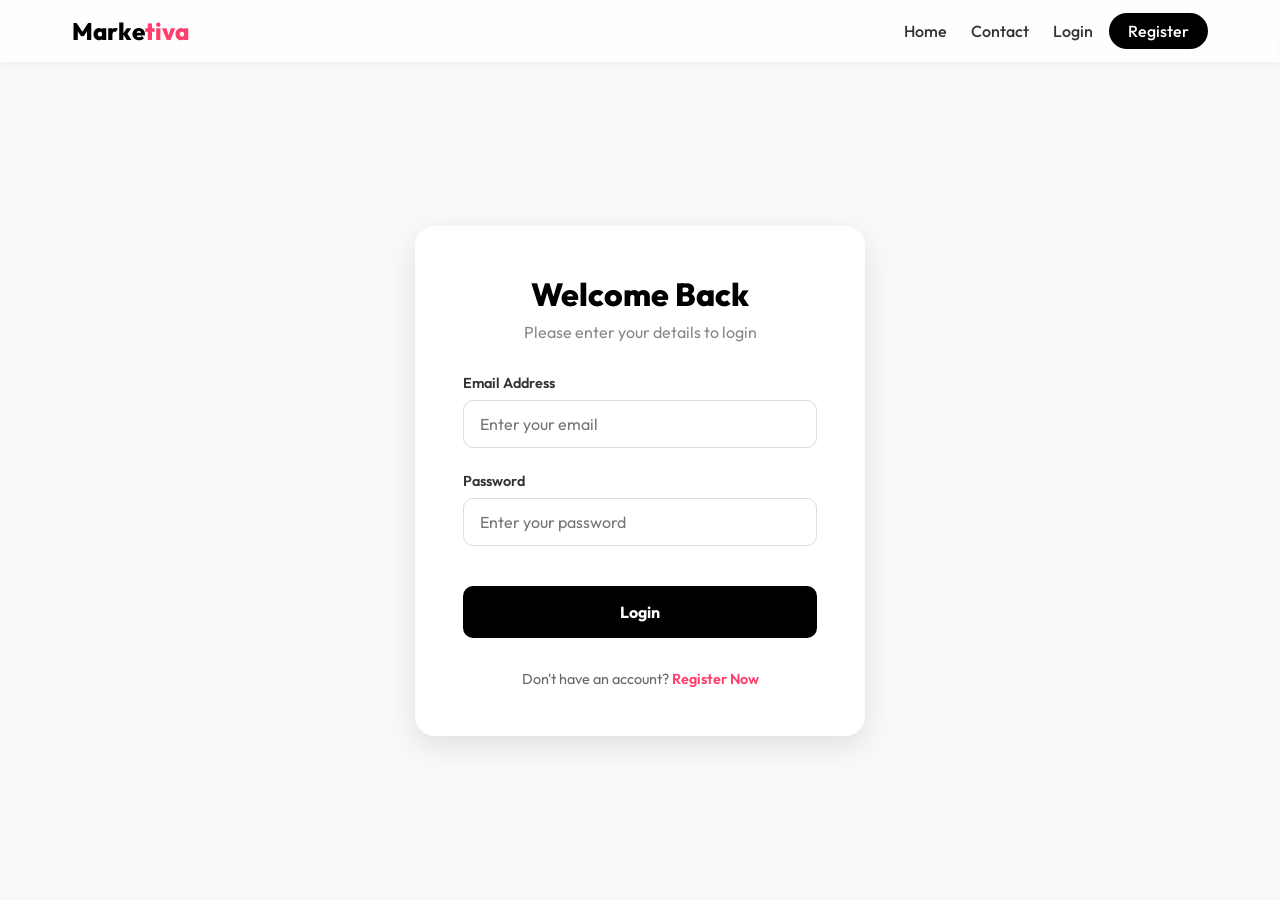
<file: Pages/Cart.html>
<!DOCTYPE html>
<html lang="en">

<head>
    <meta charset="UTF-8">
    <meta name="viewport" content="width=device-width, initial-scale=1.0">
    <title>Cart - Marketiva</title>
    <link rel="stylesheet" href="https://cdnjs.cloudflare.com/ajax/libs/font-awesome/6.4.0/css/all.min.css">
    <link rel="stylesheet" href="../Styles/Cart.css">
    <link rel="stylesheet" href="../Styles/Footer.css">
</head>

<body>
    <nav class="navbar">
        <div class="nav-container">
            <div class="logo">Marke<span>tiva</span></div>
            <ul class="nav-links">
                <li><a href="index.html">Home</a></li>
                <li><a href="https://mail.google.com/mail/?view=cm&fs=1&to=khaledmohammedoosh@gmail.com">Contact</a>
                </li>
                <div id="auth-links" class="auth-links">

                </div>
            </ul>
            <a href="Cart.html" class="cart-link active">
                <div class="cart-container">
                    <i class="fas fa-shopping-cart"></i>
                    <span id="cart-count">0</span>
                </div>
            </a>
        </div>
    </nav>

    <main class="cart-page-container">
        <div class="back-link">
            <a href="index.html"><i class="fas fa-arrow-left"></i> Continue Shopping</a>
        </div>

        <section class="cart-content">
            <div class="cart-items-section" id="cart-items-list">

                <div class="empty-cart-message">
                    <i class="fas fa-shopping-basket"></i>
                    <p>Your cart is empty.</p>
                </div>
            </div>

            <div class="cart-summary-section" id="cart-summary">
                <div class="summary-card">
                    <h3>Order Summary</h3>
                    <div class="summary-row">
                        <span>Subtotal</span>
                        <span id="subtotal-price">$0.00</span>
                    </div>
                    <div class="summary-row">
                        <span>Shipping</span>
                        <span id="shipping-price">Free</span>
                    </div>
                    <hr>
                    <div class="summary-row total">
                        <span>Total</span>
                        <span id="total-price">$0.00</span>
                    </div>
                    <button class="buy-now-btn" id="buy-now-btn">Buy Now</button>
                </div>
            </div>
        </section>
    </main>

    <div id="order-success-overlay" class="overlay">
        <div class="success-modal">
            <div class="success-icon">
                <i class="fas fa-check-circle"></i>
            </div>
            <h2>Order Shipped!</h2>
            <p>Thank you for shopping with Marketiva. Your order is on its way.</p>
            <button onclick="window.location.href='index.html'">Back to Home</button>
        </div>
    </div>

    <footer class="main-footer">
        <div class="footer-container">
            <div class="footer-section">
                <h3>Contact Us</h3>
                <ul>
                    <li><i class="fab fa-whatsapp"></i> 01156819576</li>
                    <li><i class="fas fa-envelope"></i> <a
                            href="mailto:khaledmohammedoosh@gmail.com">khaledmohammedoosh@gmail.com</a></li>
                    <li><i class="fas fa-map-marker-alt"></i> Minya - Matai - Thawra Street</li>
                </ul>
            </div>
            <div class="footer-section">
                <h3>Follow Us</h3>
                <div class="social-links">
                    <a href="https://www.facebook.com/khaled.m.shehata.2025?locale=ar_AR" target="_blank"><i
                            class="fab fa-facebook-f"></i></a>
                    <a href="https://x.com/KhaledMo7amed9" target="_blank"><i class="fab fa-twitter"></i></a>
                </div>
            </div>
            <div class="footer-section">
                <h3>Quick Links</h3>
                <ul>
                    <li><a href="index.html">Home</a></li>
                    <li><a href="https://mail.google.com/mail/?view=cm&fs=1&to=khaledmohammedoosh@gmail.com">Contact</a>
                    </li>
                </ul>
            </div>
        </div>
        <div class="footer-bottom">
            <p>&copy; 2026 Marketiva. All rights reserved.</p>
        </div>
    </footer>

    <script src="../Scripts/Models.js"></script>
    <script src="../Scripts/Common.js"></script>
    <script src="../Scripts/Cart.js"></script>
</body>

</html>
</file>
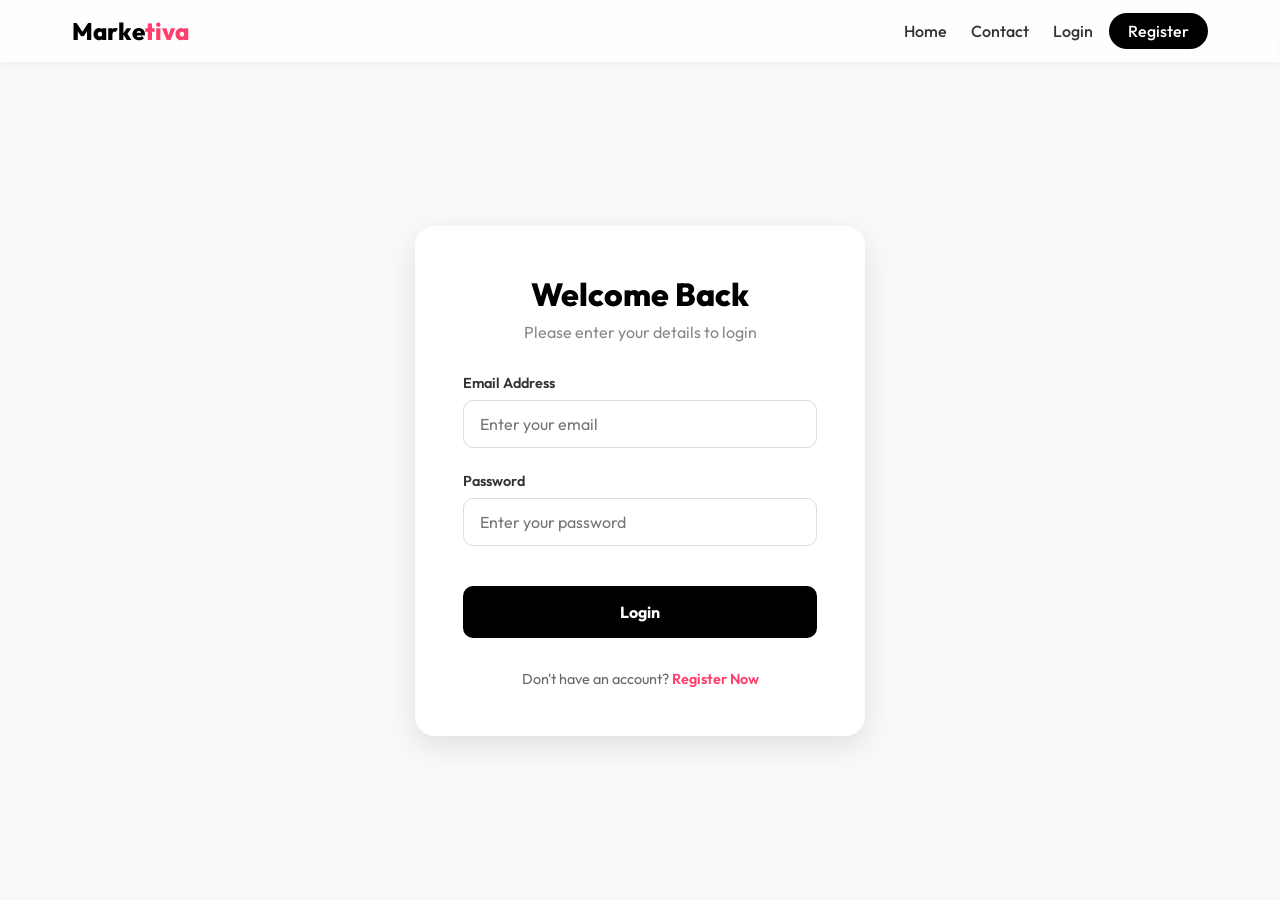
<file: Pages/Login.html>
<!DOCTYPE html>
<html lang="en">

<head>
    <meta charset="UTF-8">
    <meta name="viewport" content="width=device-width, initial-scale=1.0">
    <title>Login - Marketiva</title>
    <link href="https://fonts.googleapis.com/css2?family=Outfit:wght@300;400;500;600;700;800&display=swap"
        rel="stylesheet">
    <link rel="stylesheet" href="https://cdnjs.cloudflare.com/ajax/libs/font-awesome/6.4.0/css/all.min.css">
    <link rel="stylesheet" href="../Styles/Login.css">
</head>

<body>
    <nav class="navbar">
        <div class="nav-container">
            <div class="logo">Marke<span>tiva</span></div>
            <ul class="nav-links">
                <li><a href="index.html">Home</a></li>
                <li><a href="https://mail.google.com/mail/?view=cm&fs=1&to=khaledmohammedoosh@gmail.com">Contact</a>
                </li>
                <div id="auth-links" class="auth-links">

                    <li><a href="Login.html" class="active">Login</a></li>
                    <li><a href="Register.html" class="auth-btn primary">Register</a></li>
                </div>
            </ul>
        </div>
    </nav>

    <main class="auth-wrapper">
        <div class="auth-card">
            <h1>Welcome Back</h1>
            <p class="subtitle">Please enter your details to login</p>
            <form class="auth-form">
                <div class="form-group">
                    <label for="email">Email Address</label>
                    <input type="email" id="email" placeholder="Enter your email" required>
                </div>
                <div class="form-group">
                    <label for="password">Password</label>
                    <input type="password" id="password" placeholder="Enter your password" required>
                </div>
                <button type="submit" id="submit" class="auth-submit-btn">Login</button>
            </form>
            <div class="auth-footer">
                Don't have an account? <a href="Register.html">Register Now</a>
            </div>
        </div>
    </main>

    <div id="messageBox" class="message-box">
        <div id="messageIcon" class="icon"></div>
        <p id="messageText"></p>
    </div>

    <script src="../Scripts/Models.js"></script>
    <script src="../Scripts/Common.js"></script>
    <script src="../Scripts/Login.js"></script>
</body>

</html>
</file>
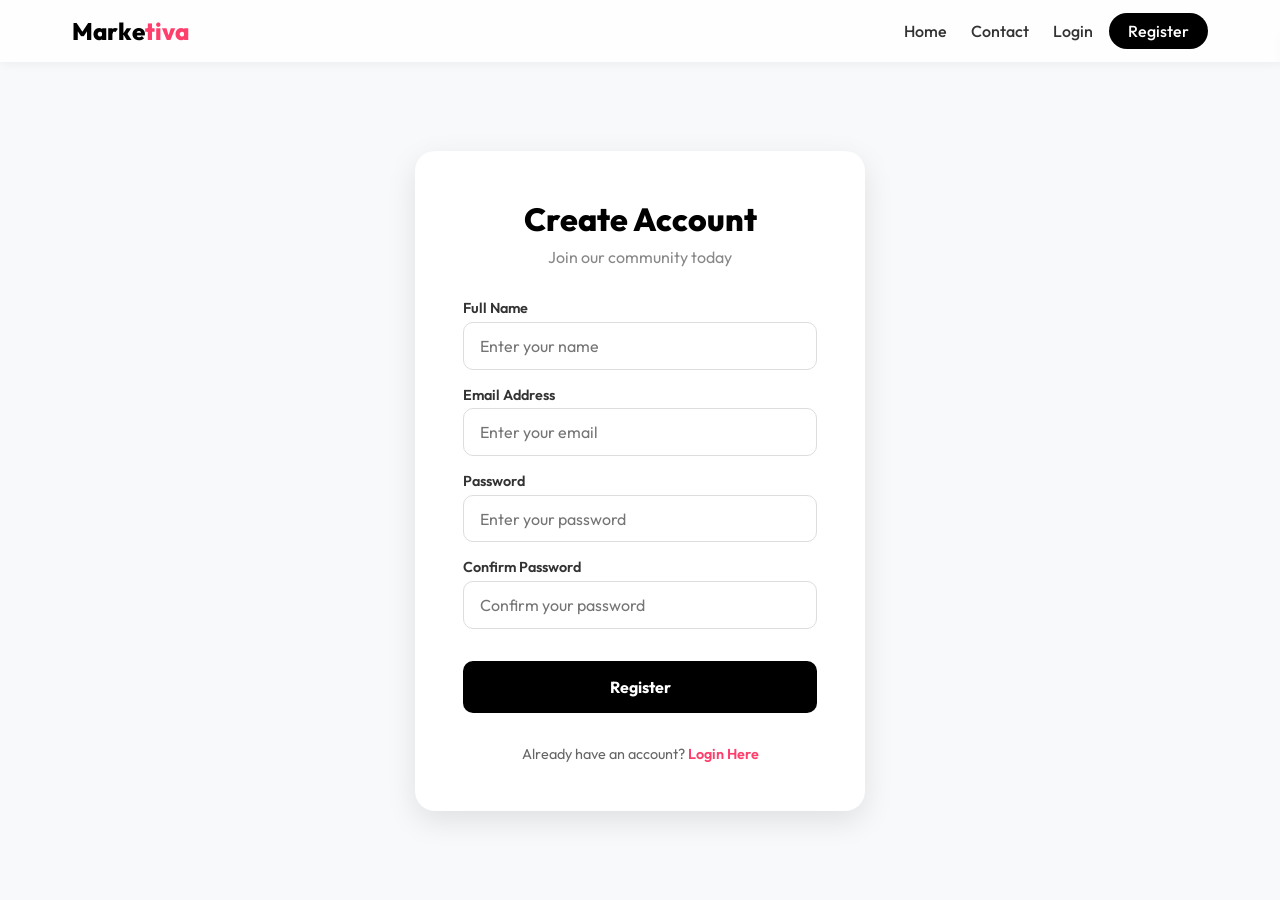
<file: Pages/Register.html>
<!DOCTYPE html>
<html lang="en">

<head>
    <meta charset="UTF-8">
    <meta name="viewport" content="width=device-width, initial-scale=1.0">
    <title>Register - Marketiva</title>
    <link href="https://fonts.googleapis.com/css2?family=Outfit:wght@300;400;500;600;700;800&display=swap"
        rel="stylesheet">
    <link rel="stylesheet" href="https://cdnjs.cloudflare.com/ajax/libs/font-awesome/6.4.0/css/all.min.css">
    <link rel="stylesheet" href="../Styles/Register.css">
</head>

<body>
    <nav class="navbar">
        <div class="nav-container">
            <div class="logo">Marke<span>tiva</span></div>
            <ul class="nav-links">
                <li><a href="index.html">Home</a></li>
                <li><a href="https://mail.google.com/mail/?view=cm&fs=1&to=khaledmohammedoosh@gmail.com">Contact</a>
                </li>
                <div id="auth-links" class="auth-links">
                    <li><a href="Login.html">Login</a></li>
                    <li><a href="Register.html" class="auth-btn primary active">Register</a></li>
                </div>
            </ul>
        </div>
    </nav>

    <main class="auth-wrapper">
        <div class="auth-card">
            <h1>Create Account</h1>
            <p class="subtitle">Join our community today</p>
            <form class="auth-form">
                <div class="form-group">
                    <label for="name">Full Name</label>
                    <input type="text" id="name" placeholder="Enter your name" required>
                </div>
                <div class="form-group">
                    <label for="email">Email Address</label>
                    <input type="email" id="email" placeholder="Enter your email" required>
                </div>
                <div class="form-group">
                    <label for="password">Password</label>
                    <input type="password" id="password" placeholder="Enter your password" required>
                </div>
                <div class="form-group">
                    <label for="confirm-password">Confirm Password</label>
                    <input type="password" id="confirm-password" placeholder="Confirm your password" required>
                </div>
                <button type="submit" id="submit" class="auth-submit-btn">Register</button>
            </form>
            <div class="auth-footer">
                Already have an account? <a href="Login.html">Login Here</a>
            </div>
        </div>
    </main>

    <div id="messageBox" class="message-box">
        <div id="messageIcon" class="icon"></div>
        <p id="messageText"></p>
    </div>


    <script src="../Scripts/Models.js"></script>
    <script src="../Scripts/Common.js"></script>
    <script src="../Scripts/Register.js"></script>
</body>

</html>
</file>
<file: Styles/Cart.css>
@import url('https://fonts.googleapis.com/css2?family=Inter:wght@300;400;500;600;700&display=swap');

:root {
    --primary-color: #2563eb;
    --secondary-color: #64748b;
    --accent-color: #f59e0b;
    --background-color: #f8fafc;
    --card-bg: #ffffff;
    --text-color: #1e293b;
    --border-color: #e2e8f0;
    --transition: all 0.3s ease;
    --shadow: 0 4px 6px -1px rgb(0 0 0 / 0.1), 0 2px 4px -2px rgb(0 0 0 / 0.1);
}

* {
    margin: 0;
    padding: 0;
    box-sizing: border-box;
    font-family: 'Inter', sans-serif;
}

body {
    background-color: var(--background-color);
    color: var(--text-color);
    line-height: 1.6;
}

.navbar {
    background: rgba(255, 255, 255, 0.8);
    backdrop-filter: blur(10px);
    position: sticky;
    top: 0;
    z-index: 1000;
    padding: 1rem 0;
    border-bottom: 1px solid var(--border-color);
}

.nav-container {
    max-width: 1200px;
    margin: 0 auto;
    display: flex;
    justify-content: space-between;
    align-items: center;
    padding: 0 2rem;
}

.logo {
    font-size: 1.5rem;
    font-weight: 700;
    color: var(--primary-color);
}

.logo span {
    color: var(--text-color);
}

.nav-links {
    display: flex;
    list-style: none;
    gap: 1.5rem;
    align-items: center;
}

.auth-links {
    display: flex;
    gap: 1rem;
    align-items: center;
}

.nav-links a,
.auth-btn {
    text-decoration: none;
    color: var(--text-color);
    font-weight: 500;
    transition: var(--transition);
    cursor: pointer;
}

.nav-links a:hover,
.auth-btn:hover {
    color: var(--accent-color);
}

.auth-btn.primary {
    background: var(--primary-color);
    color: white;
    padding: 0.5rem 1.2rem;
    border-radius: 20px;
}

.auth-btn.primary:hover {
    background: var(--accent-color);
    color: white;
}

#user-display {
    font-weight: 600;
    color: var(--primary-color);
    display: flex;
    align-items: center;
    gap: 0.5rem;
}

.cart-link {
    text-decoration: none;
    color: var(--text-color);
}

.cart-container {
    position: relative;
    font-size: 1.2rem;
    cursor: pointer;
    background: white;
    padding: 0.5rem;
    border-radius: 50%;
    box-shadow: var(--shadow);
    transition: var(--transition);
}

.cart-container:hover {
    transform: translateY(-2px);
    color: var(--primary-color);
}

#cart-count {
    position: absolute;
    top: -5px;
    right: -5px;
    background: var(--accent-color);
    color: white;
    font-size: 0.7rem;
    padding: 2px 6px;
    border-radius: 10px;
    font-weight: 700;
}

/* Page Content */
.cart-page-container {
    max-width: 1200px;
    margin: 2rem auto;
    padding: 0 2rem;
}

.back-link {
    margin-bottom: 2rem;
}

.back-link a {
    text-decoration: none;
    color: var(--secondary-color);
    display: flex;
    align-items: center;
    gap: 0.5rem;
    font-weight: 500;
    transition: var(--transition);
}

.back-link a:hover {
    color: var(--primary-color);
}

.cart-content {
    display: grid;
    grid-template-columns: 1fr 350px;
    gap: 2rem;
    align-items: start;
}

.cart-items-section {
    background: var(--card-bg);
    border-radius: 12px;
    padding: 1.5rem;
    box-shadow: var(--shadow);
}

.cart-item {
    display: grid;
    grid-template-columns: 100px 1fr auto;
    gap: 1.5rem;
    padding: 1.5rem 0;
    border-bottom: 1px solid var(--border-color);
    align-items: center;
}

.cart-item:last-child {
    border-bottom: none;
}

.cart-item img {
    width: 100px;
    height: 100px;
    object-fit: cover;
    border-radius: 8px;
}

.cart-item-info h4 {
    font-size: 1.1rem;
    margin-bottom: 0.5rem;
}

.cart-item-info p {
    color: var(--secondary-color);
    font-size: 0.9rem;
}

.cart-item-price {
    font-weight: 700;
    color: var(--primary-color);
    font-size: 1.1rem;
    text-align: right;
}

.quantity-controls {
    display: flex;
    align-items: center;
    gap: 0.8rem;
    background: #f1f5f9;
    padding: 0.4rem 0.8rem;
    border-radius: 8px;
    width: fit-content;
}

.qty-btn {
    background: white;
    border: 1px solid var(--border-color);
    width: 28px;
    height: 28px;
    border-radius: 6px;
    display: flex;
    align-items: center;
    justify-content: center;
    cursor: pointer;
    font-size: 0.8rem;
    color: var(--text-color);
    transition: var(--transition);
}

.qty-btn:hover {
    background: var(--primary-color);
    color: white;
    border-color: var(--primary-color);
}

.qty-count {
    font-weight: 600;
    min-width: 20px;
    text-align: center;
}

.remove-btn {
    background: none;
    border: none;
    color: #ef4444;
    cursor: pointer;
    font-size: 0.9rem;
    display: flex;
    align-items: center;
    gap: 0.4rem;
    margin-top: 0.5rem;
    transition: var(--transition);
}

.remove-btn:hover {
    color: #b91c1c;
    text-decoration: underline;
}

.empty-cart-message {
    text-align: center;
    padding: 3rem 0;
    color: var(--secondary-color);
}

.empty-cart-message i {
    font-size: 3rem;
    margin-bottom: 1rem;
    opacity: 0.5;
}


.summary-card {
    background: var(--card-bg);
    border-radius: 12px;
    padding: 1.5rem;
    box-shadow: var(--shadow);
    position: sticky;
    top: 100px;
}

.summary-card h3 {
    margin-bottom: 1.5rem;
    font-size: 1.2rem;
    padding-bottom: 1rem;
    border-bottom: 1px solid var(--border-color);
}

.summary-row {
    display: flex;
    justify-content: space-between;
    margin-bottom: 1rem;
    color: var(--secondary-color);
}

.summary-row.total {
    color: var(--text-color);
    font-weight: 700;
    font-size: 1.2rem;
    margin-top: 1rem;
    margin-bottom: 1.5rem;
}

.buy-now-btn {
    width: 100%;
    background: var(--primary-color);
    color: white;
    border: none;
    padding: 1rem;
    border-radius: 8px;
    font-weight: 600;
    font-size: 1rem;
    cursor: pointer;
    transition: var(--transition);
}

.buy-now-btn:hover {
    background: var(--accent-color);
    transform: translateY(-2px);
}

.overlay {
    position: fixed;
    top: 0;
    left: 0;
    width: 100%;
    height: 100%;
    background: rgba(0, 0, 0, 0.75);
    display: none;
    justify-content: center;
    align-items: center;
    z-index: 2000;
}

.success-modal {
    background: white;
    padding: 3rem;
    border-radius: 16px;
    text-align: center;
    max-width: 400px;
    box-shadow: 0 20px 25px -5px rgb(0 0 0 / 0.1);
}

.success-icon {
    font-size: 4rem;
    color: #22c55e;
    margin-bottom: 1.5rem;
}

.success-modal h2 {
    margin-bottom: 1rem;
}

.success-modal p {
    color: var(--secondary-color);
    margin-bottom: 2rem;
}

.success-modal button {
    background: var(--primary-color);
    color: white;
    border: none;
    padding: 0.8rem 2rem;
    border-radius: 8px;
    font-weight: 600;
    cursor: pointer;
    transition: var(--transition);
}

.success-modal button:hover {
    background: var(--accent-color);
}

@media (max-width: 900px) {
    .cart-content {
        grid-template-columns: 1fr;
    }
}
</file>
<file: Styles/Footer.css>
:root {
    --footer-bg: #1e293b;
    --footer-text: #f8fafc;
    --footer-accent: #f59e0b;
    --footer-border: #334155;
}

.main-footer {
    background-color: var(--footer-bg);
    color: var(--footer-text);
    padding: 3rem 1rem 1rem;
    margin-top: 4rem;
}

.footer-container {
    max-width: 1200px;
    margin: 0 auto;
    display: grid;
    grid-template-columns: repeat(auto-fit, minmax(250px, 1fr));
    gap: 2rem;
    margin-bottom: 2rem;
}

.footer-section h3 {
    color: var(--footer-accent);
    margin-bottom: 1.2rem;
    font-size: 1.2rem;
    font-weight: 600;
}

.footer-section ul {
    list-style: none;
    padding: 0;
}

.footer-section ul li {
    margin-bottom: 0.8rem;
    display: flex;
    align-items: center;
    gap: 10px;
}

.footer-section ul li i {
    width: 20px;
    color: var(--footer-accent);
}

.footer-section ul li a {
    color: var(--footer-text);
    text-decoration: none;
    transition: color 0.3s ease;
}

.footer-section ul li a:hover {
    color: var(--footer-accent);
}

.social-links {
    display: flex;
    gap: 1rem;
    margin-top: 1rem;
}

.social-links a {
    background: var(--footer-border);
    color: white;
    width: 40px;
    height: 40px;
    border-radius: 50%;
    display: flex;
    justify-content: center;
    align-items: center;
    text-decoration: none;
    transition: all 0.3s ease;
}

.social-links a:hover {
    background: var(--footer-accent);
    transform: translateY(-3px);
}

.footer-bottom {
    text-align: center;
    padding-top: 2rem;
    border-top: 1px solid var(--footer-border);
    font-size: 0.9rem;
    color: #94a3b8;
}

@media (max-width: 768px) {
    .footer-container {
        grid-template-columns: 1fr;
        text-align: center;
    }

    .footer-section ul li {
        justify-content: center;
    }

    .social-links {
        justify-content: center;
    }
}
</file>
<file: Styles/Login.css>
:root {
    --primary-color: #000;
    --secondary-color: #fff;
    --accent-color: #ff3e6c;
    --text-color: #333;
    --bg-color: #f8f9fa;
    --card-shadow: 0 10px 30px rgba(0, 0, 0, 0.1);
    --transition: all 0.3s ease;
}

* {
    margin: 0;
    padding: 0;
    box-sizing: border-box;
    font-family: 'Outfit', 'Inter', sans-serif;
}

body {
    background-color: var(--bg-color);
    color: var(--text-color);
    min-height: 100vh;
    display: flex;
    flex-direction: column;
}

/* Navbar */
.navbar {
    background: rgba(255, 255, 255, 0.8);
    backdrop-filter: blur(10px);
    position: sticky;
    top: 0;
    z-index: 1000;
    box-shadow: 0 2px 10px rgba(0, 0, 0, 0.05);
}

.nav-container {
    max-width: 1200px;
    margin: 0 auto;
    padding: 1rem 2rem;
    display: flex;
    justify-content: space-between;
    align-items: center;
}

.logo {
    font-size: 1.5rem;
    font-weight: 800;
    color: var(--primary-color);
    text-decoration: none;
}

.logo span {
    color: var(--accent-color);
}

.nav-links {
    display: flex;
    list-style: none;
    gap: 1.5rem;
    align-items: center;
}

.auth-links {
    display: flex;
    gap: 1rem;
    align-items: center;
}

.nav-links a,
.auth-btn {
    text-decoration: none;
    color: var(--text-color);
    font-weight: 500;
    transition: var(--transition);
    cursor: pointer;
}

.nav-links a:hover,
.auth-btn:hover {
    color: var(--accent-color);
}

.auth-btn.primary {
    background: var(--primary-color);
    color: white;
    padding: 0.5rem 1.2rem;
    border-radius: 20px;
}

.auth-btn.primary:hover {
    background: var(--accent-color);
    color: white;
}

/* Auth Container */
.auth-wrapper {
    flex: 1;
    display: flex;
    align-items: center;
    justify-content: center;
    padding: 2rem;
}

.auth-card {
    background: white;
    width: 100%;
    max-width: 450px;
    padding: 3rem;
    border-radius: 20px;
    box-shadow: var(--card-shadow);
}

.auth-card h1 {
    font-size: 2rem;
    font-weight: 800;
    margin-bottom: 0.5rem;
    text-align: center;
    color: var(--primary-color);
}

.auth-card p.subtitle {
    text-align: center;
    color: #888;
    margin-bottom: 2rem;
}

.auth-form {
    display: flex;
    flex-direction: column;
    gap: 1.5rem;
}

.form-group {
    display: flex;
    flex-direction: column;
    gap: 0.5rem;
}

.form-group label {
    font-weight: 600;
    font-size: 0.9rem;
    color: var(--text-color);
}

.form-group input {
    padding: 0.8rem 1rem;
    border: 1px solid #ddd;
    border-radius: 10px;
    font-size: 1rem;
    transition: var(--transition);
}

.form-group input:focus {
    outline: none;
    border-color: var(--accent-color);
    box-shadow: 0 0 0 3px rgba(255, 62, 108, 0.1);
}

.auth-submit-btn {
    background: var(--primary-color);
    color: white;
    border: none;
    padding: 1rem;
    border-radius: 10px;
    font-size: 1rem;
    font-weight: 700;
    cursor: pointer;
    transition: var(--transition);
    margin-top: 1rem;
}

.auth-submit-btn:hover {
    background: #333;
    transform: translateY(-2px);
    box-shadow: 0 5px 15px rgba(0, 0, 0, 0.1);
}

.auth-footer {
    margin-top: 2rem;
    text-align: center;
    font-size: 0.9rem;
    color: #666;
}

.auth-footer a {
    color: var(--accent-color);
    text-decoration: none;
    font-weight: 600;
}

.auth-footer a:hover {
    text-decoration: underline;
}


.message-box {
    position: fixed;
    top: 30px;
    right: 30px;
    background: white;
    padding: 1rem 2rem;
    border-radius: 10px;
    box-shadow: 0 5px 20px rgba(0, 0, 0, 0.1);
    display: flex;
    align-items: center;
    gap: 1rem;
    transform: translateX(150%);
    transition: 0.4s ease;
    z-index: 1001;
}

.message-box.show {
    transform: translateX(0);
}

.message-box.success {
    border-left: 5px solid #28a745;
}

.message-box.error {
    border-left: 5px solid #dc3545;
}

.icon {
    font-size: 1.5rem;
}
</file>
<file: Styles/Register.css>
:root {
    --primary-color: #000;
    --secondary-color: #fff;
    --accent-color: #ff3e6c;
    --text-color: #333;
    --bg-color: #f8f9fa;
    --card-shadow: 0 10px 30px rgba(0, 0, 0, 0.1);
    --transition: all 0.3s ease;
}

* {
    margin: 0;
    padding: 0;
    box-sizing: border-box;
    font-family: 'Outfit', 'Inter', sans-serif;
}

body {
    background-color: var(--bg-color);
    color: var(--text-color);
    min-height: 100vh;
    display: flex;
    flex-direction: column;
}


.navbar {
    background: rgba(255, 255, 255, 0.8);
    backdrop-filter: blur(10px);
    position: sticky;
    top: 0;
    z-index: 1000;
    box-shadow: 0 2px 10px rgba(0, 0, 0, 0.05);
}

.nav-container {
    max-width: 1200px;
    margin: 0 auto;
    padding: 1rem 2rem;
    display: flex;
    justify-content: space-between;
    align-items: center;
}

.logo {
    font-size: 1.5rem;
    font-weight: 800;
    color: var(--primary-color);
    text-decoration: none;
}

.logo span {
    color: var(--accent-color);
}

.nav-links {
    display: flex;
    list-style: none;
    gap: 1.5rem;
    align-items: center;
}

.auth-links {
    display: flex;
    gap: 1rem;
    align-items: center;
}

.nav-links a,
.auth-btn {
    text-decoration: none;
    color: var(--text-color);
    font-weight: 500;
    transition: var(--transition);
    cursor: pointer;
}

.nav-links a:hover,
.auth-btn:hover {
    color: var(--accent-color);
}

.auth-btn.primary {
    background: var(--primary-color);
    color: white;
    padding: 0.5rem 1.2rem;
    border-radius: 20px;
}

.auth-btn.primary:hover {
    background: var(--accent-color);
    color: white;
}


.auth-wrapper {
    flex: 1;
    display: flex;
    align-items: center;
    justify-content: center;
    padding: 2rem;
}

.auth-card {
    background: white;
    width: 100%;
    max-width: 450px;
    padding: 3rem;
    border-radius: 20px;
    box-shadow: var(--card-shadow);
}

.auth-card h1 {
    font-size: 2rem;
    font-weight: 800;
    margin-bottom: 0.5rem;
    text-align: center;
    color: var(--primary-color);
}

.auth-card p.subtitle {
    text-align: center;
    color: #888;
    margin-bottom: 2rem;
}

.auth-form {
    display: flex;
    flex-direction: column;
    gap: 1rem;
}

.form-group {
    display: flex;
    flex-direction: column;
    gap: 0.3rem;
}

.form-group label {
    font-weight: 600;
    font-size: 0.9rem;
    color: var(--text-color);
}

.form-group input {
    padding: 0.8rem 1rem;
    border: 1px solid #ddd;
    border-radius: 10px;
    font-size: 1rem;
    transition: var(--transition);
}

.form-group input:focus {
    outline: none;
    border-color: var(--accent-color);
    box-shadow: 0 0 0 3px rgba(255, 62, 108, 0.1);
}

.auth-submit-btn {
    background: var(--primary-color);
    color: white;
    border: none;
    padding: 1rem;
    border-radius: 10px;
    font-size: 1rem;
    font-weight: 700;
    cursor: pointer;
    transition: var(--transition);
    margin-top: 1rem;
}

.auth-submit-btn:hover {
    background: #333;
    transform: translateY(-2px);
    box-shadow: 0 5px 15px rgba(0, 0, 0, 0.1);
}

.auth-footer {
    margin-top: 2rem;
    text-align: center;
    font-size: 0.9rem;
    color: #666;
}

.auth-footer a {
    color: var(--accent-color);
    text-decoration: none;
    font-weight: 600;
}

.auth-footer a:hover {
    text-decoration: underline;
}


.message-box {
    position: fixed;
    top: 30px;
    right: 30px;
    background: white;
    padding: 1rem 2rem;
    border-radius: 10px;
    box-shadow: 0 5px 20px rgba(0, 0, 0, 0.1);
    display: flex;
    align-items: center;
    gap: 1rem;
    transform: translateX(150%);
    transition: 0.4s ease;
    z-index: 1001;
}

.message-box.show {
    transform: translateX(0);
}

.message-box.success {
    border-left: 5px solid #28a745;
}

.message-box.error {
    border-left: 5px solid #dc3545;
}

.icon {
    font-size: 1.5rem;
}
</file>
